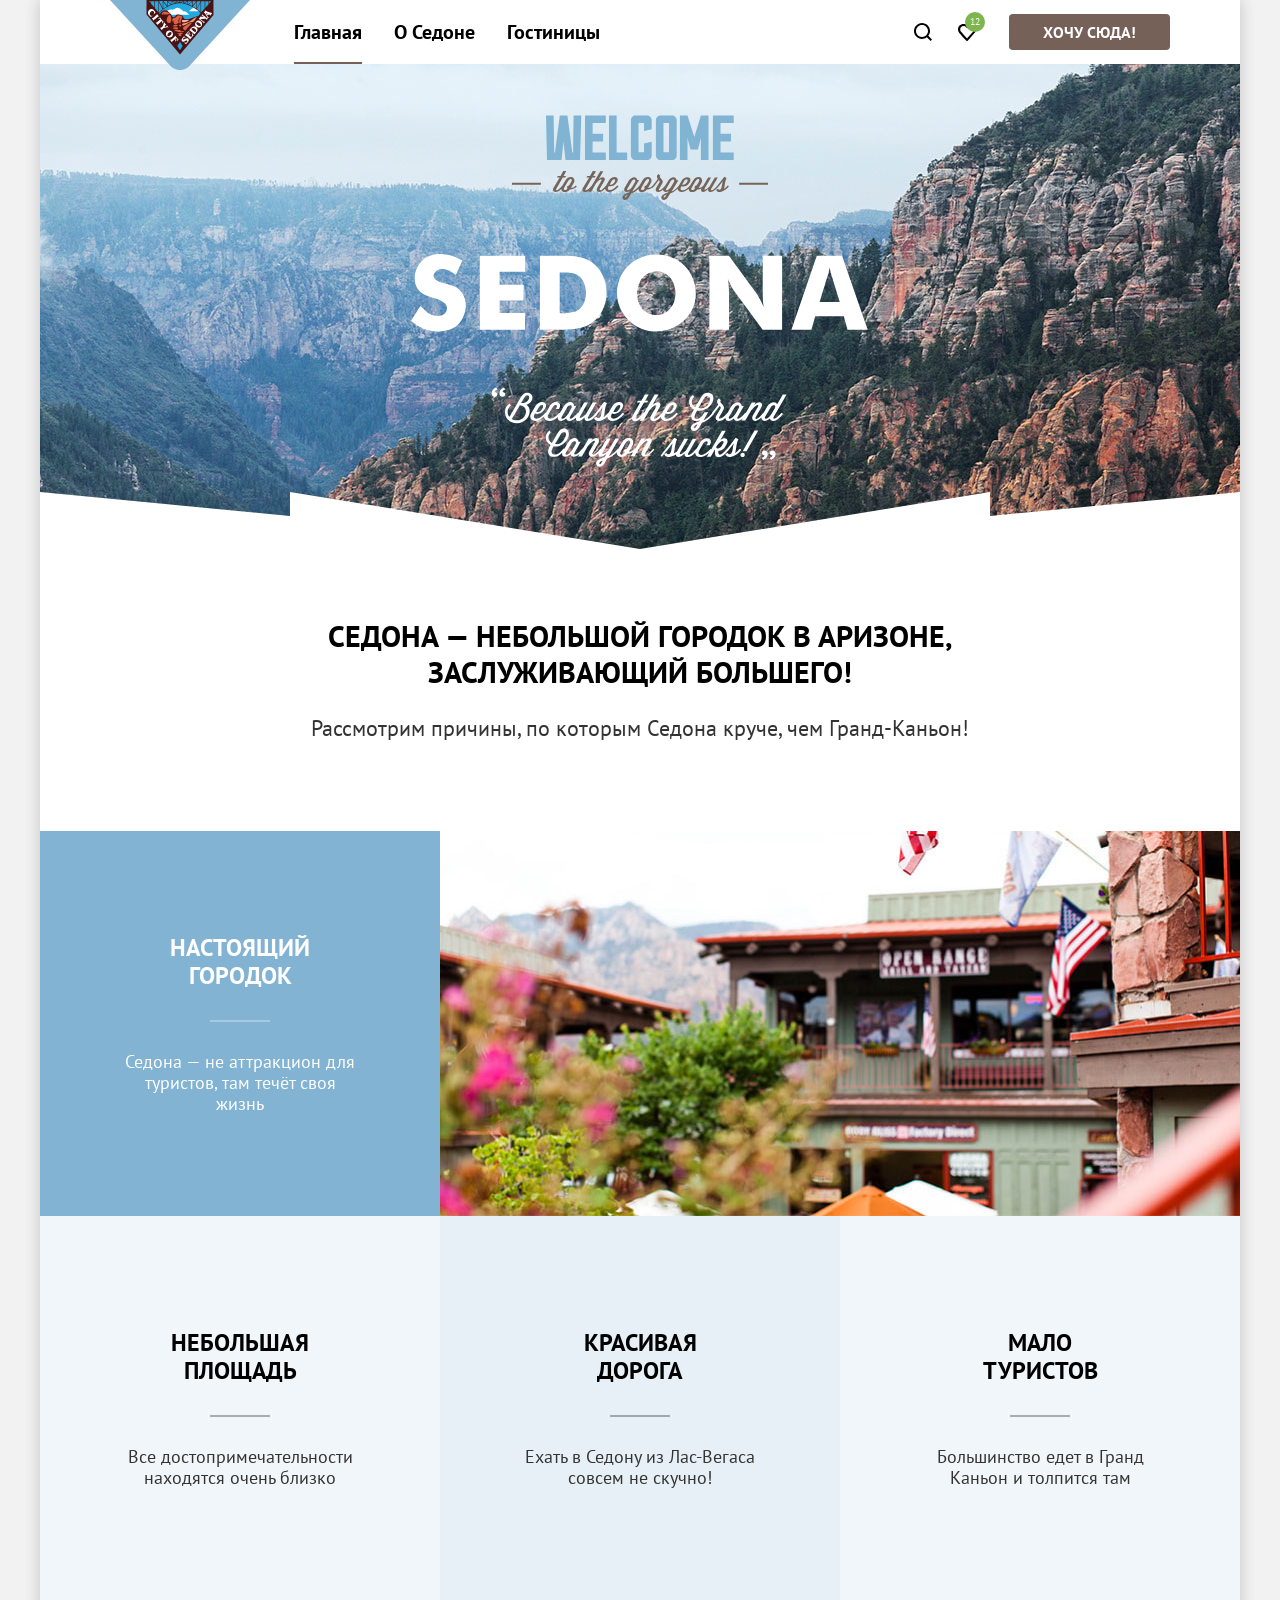
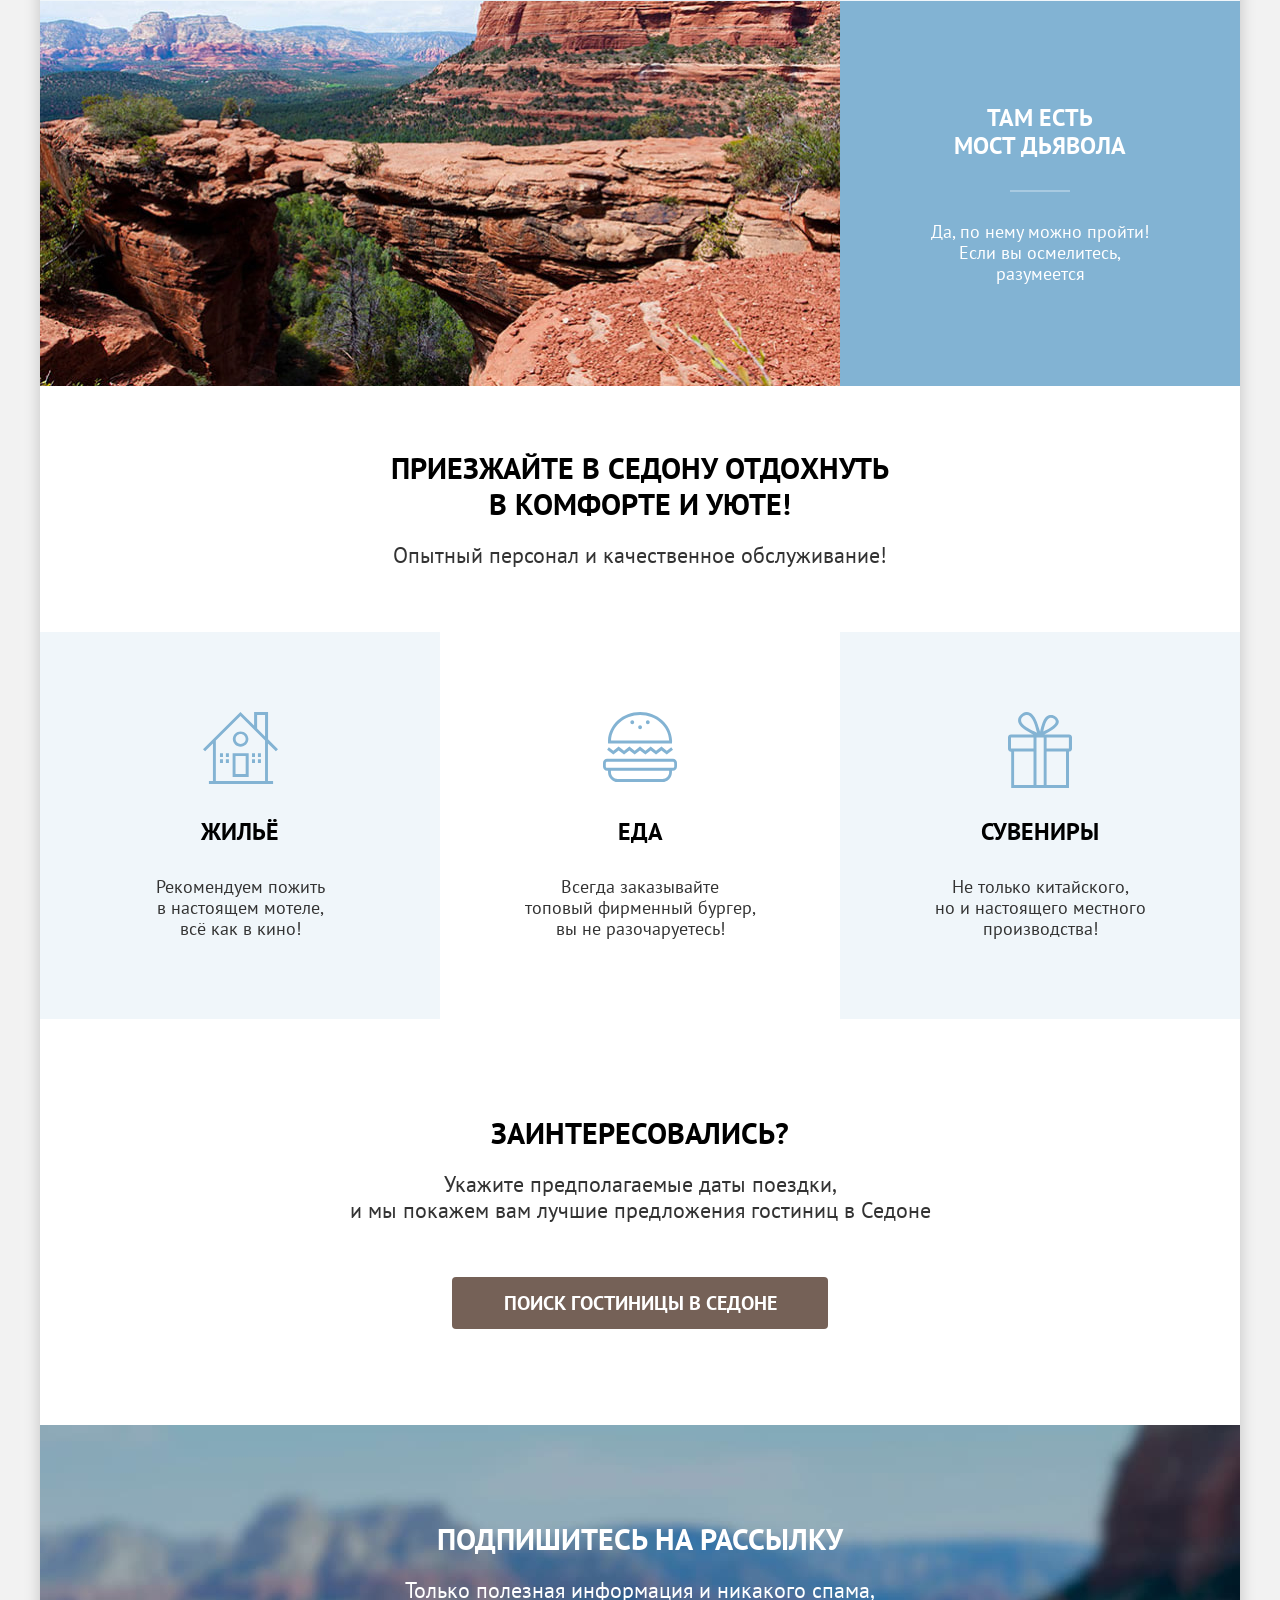
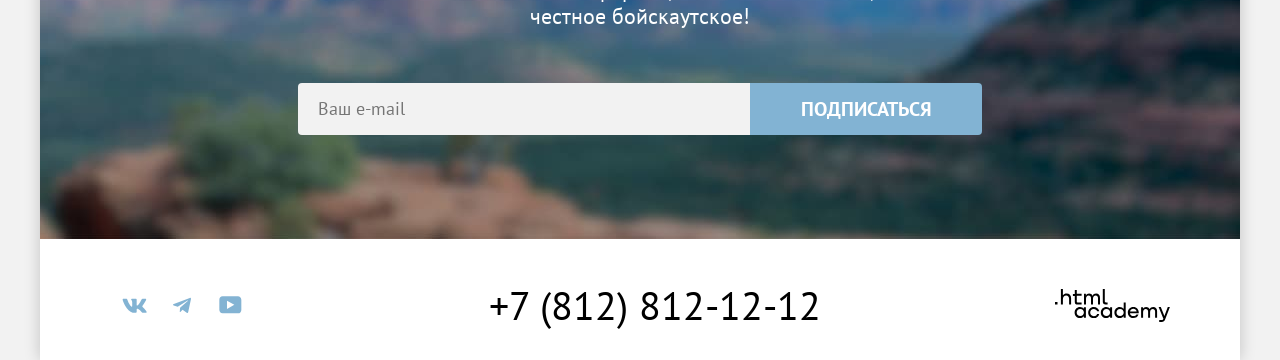
<file: index.html>
<!DOCTYPE html>
<html lang="ru">

  <head>
    <meta charset="utf-8">
    <title>HTML Academy: Седона</title>
    <link rel="icon" href="favicon.ico" sizes="32x32">
    <link rel="stylesheet" href="styles/styles.css">
  </head>

  <body class="page">
    <div class="page-container">
      <header class="page-header" data-test="header">
        <a class="page-header__logo-link" href="index.html" aria-current="page">
          <img class="page-header__logo-img" src="images/logos/sedona.svg" width="140" height="70" alt="Логотип города Седона">
        </a>

        <nav class="navigation navigation-user">
          <ul class="list navigation__list">
            <li class="navigation__item">
              <a class="navigation__link navigation__link--current" href="index.html" aria-current="page">Главная</a>
            </li>
            <li class="navigation__item">
              <a class="navigation__link" href="#">О Седоне</a>
            </li>
            <li class="navigation__item">
              <a class="navigation__link" href="catalog.html">Гостиницы</a>
            </li>
          </ul>

          <ul class="list navigation-user__list">
            <li class="navigation-user__item">
              <a class="navigation-user__link navigation-user__link--search" href="#">
                <span class="visually-hidden">Поиск</span>
              </a>
            </li>
            <li class="navigation-user__item">
              <a class="navigation-user__link navigation-user__link--favorites" href="#">
                <span class="visually-hidden">Гостиниц в избранном</span>
                <span class="likes-counter">12</span>
              </a>
            </li>
            <li class="navigation-user__item navigation-user__item--btn">
              <a class="btn navigation-user__btn" href="#">Хочу сюда!</a>
            </li>
          </ul>
        </nav>
      </header>

      <main class="main-container main-index" data-test="main">
        <section class="hero" data-test="hero">
          <h1 class="visually-hidden">Добро пожаловать в Седону!</h1>
          <img class="hero__welcome-img" src="images/photos/hero-welcome.svg" width="458" height="352" lang="en" alt="Welcome to the gorgeous Sedona because the Grand Canyon sucks!">
        </section>

        <section class="transition-text">
          <h2 class="section-title transition-text__title">Седона — небольшой городок в Аризоне, заслуживающий большего!</h2>
          <p class="section-description transition-text__description">Рассмотрим причины, по которым Седона круче, чем Гранд-Каньон!</p>
        </section>

        <section class="advantages">
          <h2 class="visually-hidden">Преимущества Седоны</h2>
          <ul class="list advantages__list">
            <li class="advantages__item advantages__item--wide">
              <div class="advantages__item-wrapper">
                <h3 class="section-subtitle advantages__title advantages__title--wide">Настоящий городок</h3>
                <p class="section-text section-text--wide advantages__description">Седона — не аттракцион для туристов, там
                  течёт своя жизнь</p>
              </div>
              <img class="advantages__img" src="images/photos/sedona-street.jpg" width="800" height="385" alt="Площадь города Седона с магазинами и кафе">
            </li>
            <li class="advantages__item advantages__item--nopic">
              <h3 class="section-subtitle advantages__title">Небольшая площадь</h3>
              <p class="section-text advantages__description">Все достопримечательности находятся очень близко</p>
            </li>
            <li class="advantages__item advantages__item--nopic">
              <h3 class="section-subtitle advantages__title">Красивая дорога</h3>
              <p class="section-text advantages__description">Ехать в Седону из Лас-Вегаса совсем не скучно!</p>
            </li>
            <li class="advantages__item advantages__item--nopic">
              <h3 class="section-subtitle advantages__title">Мало туристов</h3>
              <p class="section-text advantages__description">Большинство едет в Гранд Каньон и толпится там</p>
            </li>
            <li class="advantages__item advantages__item--wide">
              <img class="advantages__img" src="images/photos/devils-bridge.jpg" width="800" height="385" alt="Мост Дьявола">
              <div class="advantages__item-wrapper">
                <h3 class="section-subtitle advantages__title advantages__title--wide">Там есть мост Дьявола</h3>
                <p class="section-text section-text--wide advantages__description">Да, по нему можно пройти! Если вы
                  осмелитесь, разумеется</p>
              </div>
            </li>
          </ul>
        </section>

        <section class="service" data-test="service">
          <div class="service__wrapper">
            <h2 class="section-title service__wrapper-title">Приезжайте в Седону отдохнуть в комфорте и уюте!</h2>
            <p class="section-description service__wrapper-description">Опытный персонал и качественное обслуживание!</p>
          </div>
          <ul class="list service__list">
            <li class="service__item service__item--housing">
              <h3 class="section-subtitle service__title">Жильё</h3>
              <p class="section-text service__description">Рекомендуем пожить<br> в настоящем мотеле,<br> всё как в кино!</p>
            </li>
            <li class="service__item service__item--food">
              <h3 class="section-subtitle service__title">Еда</h3>
              <p class="section-text service__description">Всегда заказывайте<br> топовый фирменный бургер,<br> вы не разочаруетесь!</p>
            </li>
            <li class="service__item service__item--gifts">
              <h3 class="section-subtitle service__title">Сувениры</h3>
              <p class="section-text service__description">Не только китайского,<br> но и настоящего местного<br> производства!</p>
            </li>
          </ul>
        </section>

        <section class="hotel-search" data-test="search">
          <h2 class="section-title hotel-search__title">Заинтересовались?</h2>
          <p class="section-description hotel-search__description">Укажите предполагаемые даты поездки,<br> и мы покажем вам лучшие предложения гостиниц в Седоне</p>
          <button class="hotel-search__btn btn btn--popup" type="button">Поиск гостиницы в Седоне</button>
        </section>

        <section class="subscription subscription--index" data-test="subscribe">
          <h2 class="section-title subscription__title subscription__title--index">Подпишитесь на рассылку</h2>
          <p class="section-description subscription__description subscription__description--index">Только полезная информация и никакого спама,<br> честное бойскаутское!</p>
          <form class="subscription__form" action="https://echo.htmlacademy.ru/" method="post">
            <label class="visually-hidden" for="email">Введите ваш e-mail</label>
            <input class="subscription__input" type="email" name="email" id="email" placeholder="Ваш e-mail" required>
            <button class="subscription__btn btn" type="submit">Подписаться</button>
          </form>
        </section>
      </main>

      <footer class="page-footer" data-test="footer">
        <div class="page-footer__socials socials">
          <ul class="list socials__list">
            <li class="socials__item">
              <a class="socials__link socials__link--vk" href="https://vk.com/htmlacademy" target="_blank" rel="noopener noreferrer">
                <span class="visually-hidden">Вконтакте</span>
              </a>
            </li>
            <li class="socials__item">
              <a class="socials__link socials__link--telegram" href="https://t.me/htmlacademy" target="_blank" rel="noopener noreferrer">
                <span class="visually-hidden">Телеграм</span>
              </a>
            </li>
            <li class="socials__item">
              <a class="socials__link socials__link--youtube" href="https://www.youtube.com/user/htmlacademyru" target="_blank" rel="noopener noreferrer">
                <span class="visually-hidden">YouTube</span>
              </a>
            </li>
          </ul>
        </div>

        <a class="page-footer__tel-link" href="tel:+78128121212">
          <span class="visually-hidden">Позвоните нам!</span>+7 (812) 812-12-12
        </a>

        <a class="page-footer__academy-link" href="https://htmlacademy.ru/intensive/htmlcss" target="_blank" rel="noopener noreferrer">
          <span class="visually-hidden">Сделано в html academy</span>
          <svg class="page-footer__academy-logo" width="115" height="33" viewBox="0 0 115 33" fill="none" aria-hidden="true" focusable="false">
            <path fill="currentColor" d="M0 12.9v2.6h2.5v-2.6zM11.6 4.5c-1.6 0-2.8.7-3.6 1.7h-.1V0h-2v15.5h2v-5.3c0-2.1 1.3-3.6 3.3-3.6 1.8 0 2.9 1.4 2.9 3.2v5.7h2V9.4c.1-3-1.8-4.9-4.5-4.9M26.6 4.8h-4.8V1.1h-2v3.8h-1.9v2h1.9v6c0 1.7 1 2.7 2.7 2.7h4.1v-2h-3.7c-.7 0-1.1-.4-1.1-1.1V6.8h4.8zM41.1 4.6c-1.6 0-2.9.8-3.5 2.1h-.1c-.6-1.2-1.8-2.1-3.4-2.1-1.4 0-2.5.8-3.1 1.8h-.1V4.8H29v10.6h2V10c0-2 1-3.5 2.6-3.5 1.5 0 2.4 1 2.4 2.6v6.3h2V9.8c0-2.4 1.4-3.3 2.6-3.3 1.5 0 2.4 1 2.4 2.6v6.3h2V8.9c.1-2.5-1.4-4.3-3.9-4.3M47.8 12.7c0 1.7 1 2.7 2.8 2.7h2v-2h-1.7c-.7 0-1.1-.4-1.1-1.1V0h-2zM28.9 19.7c-.9-1.1-2.2-1.8-3.9-1.8-3.1 0-5.4 2.3-5.4 5.6s2.3 5.6 5.4 5.6c1.8 0 3-.8 3.8-1.9h.1v1.6h2V18.2h-2zm-3.6 7.4c-2.2 0-3.6-1.6-3.6-3.6s1.4-3.6 3.6-3.6 3.6 1.6 3.6 3.6c0 1.9-1.4 3.6-3.6 3.6M44.2 22c-.5-2.4-2.6-4.1-5.4-4.1-3.4 0-5.6 2.5-5.6 5.6s2.2 5.6 5.6 5.6c2.8 0 4.9-1.8 5.4-4.2h-2.1c-.4 1.3-1.7 2.3-3.3 2.3-2.2 0-3.6-1.6-3.6-3.6s1.4-3.6 3.6-3.6c1.6 0 2.8 1 3.3 2.2h2.1zM55.1 19.7c-.9-1.1-2.2-1.8-3.9-1.8-3.1 0-5.4 2.3-5.4 5.6s2.3 5.6 5.4 5.6c1.8 0 3-.8 3.8-1.9h.1v1.6h2V18.2h-2zm-3.6 7.4c-2.2 0-3.6-1.6-3.6-3.6s1.4-3.6 3.6-3.6 3.6 1.6 3.6 3.6c0 1.9-1.5 3.6-3.6 3.6M68.7 19.8c-.9-1.1-2.2-1.9-3.9-1.9-3.1 0-5.4 2.3-5.4 5.6s2.2 5.6 5.4 5.6c1.7 0 3-.8 3.8-1.8h.1v1.5h2V13.4h-2zm-3.6 7.3c-2.2 0-3.6-1.6-3.6-3.6s1.4-3.6 3.6-3.6 3.6 1.6 3.6 3.6c-.1 2-1.5 3.6-3.6 3.6M78.3 17.9c-3.3 0-5.5 2.5-5.5 5.6 0 3 2.1 5.6 5.5 5.6 2.5 0 4.5-1.3 5.2-3.6h-2.1c-.5 1-1.6 1.6-3 1.6-1.9 0-3.3-1.3-3.4-2.9h8.8c.2-3.6-2-6.3-5.5-6.3m0 1.9c1.7 0 3 1 3.3 2.6h-6.5c.3-1.5 1.5-2.6 3.2-2.6M98.2 17.9c-1.6 0-2.9.8-3.6 2h-.1c-.6-1.2-1.8-2-3.4-2-1.4 0-2.5.7-3.1 1.8v-1.5h-1.9v10.6h2v-5.4c0-2 1-3.4 2.6-3.5 1.5 0 2.4 1 2.4 2.6v6.3h2v-5.6c0-2.4 1.4-3.3 2.6-3.3 1.5 0 2.4 1 2.4 2.6v6.3h2v-6.5c.1-2.6-1.4-4.4-3.9-4.4M109.4 27l-3.6-8.9h-2.2l4.8 11.6c-.3.9-.7 1.2-1.7 1.2h-2.5v2h2.5c1.8 0 2.8-.8 3.5-2.6l4.7-12.2h-2.1z" />
          </svg>
        </a>
      </footer>
    </div>

    <dialog class="modal" aria-labelledby="modal-title">
      <div class="modal-wrapper">
        <button class="modal__close-btn" type="button">
          <span class="visually-hidden">Закрыть модальное окно</span>
        </button>
        <h2 class="section-title modal-title">Поиск гостиницы в Седоне</h2>
        <form class="modal-form" action="https://echo.htmlacademy.ru" method="post">
          <label class="modal-form__label" for="checkin-date">Дата заезда:</label>
          <input class="modal-form__input checkin-date" type="text" name="checkin-date" id="checkin-date" value="27 апреля 2020" placeholder="Укажите дату заезда" required>
          <span class="modal-form__input-prompt error-text">Мы не можем отправить вас в прошлое.</span>
          <label class="modal-form__label" for="checkout-date">Дата выезда:</label>
          <input class="modal-form__input checkout-date" type="text" name="checkout-date" id="checkout-date" value="1 сентября 2023" placeholder="Укажите дату выезда" required>
          <span class="modal-form__input-prompt">На эти даты есть свободные номера. Пока есть.</span>
          <label class="modal-form__label" for="adults-counter">Взрослые:</label>
          <div class="modal-form__counter-wrapper">
            <button class="modal-form__counter-btn modal-form__counter-btn--minus" type="button">
              <span class="visually-hidden">Меньше</span>
            </button>
            <input class="modal-form__counter-input" type="number" name="adults-counter" id="adults-counter" value="2" placeholder="2" min="1">
            <button class="modal-form__counter-btn modal-form__counter-btn--plus" type="button">
              <span class="visually-hidden">Больше</span>
            </button>
          </div>
          <div class="modal-form__tooltip-wrapper">
            <label class="modal-form__label" for="children-counter">Дети:</label>
            <div class="modal-form__tooltip tooltip">
              <button class="tooltip__toggle" type="button" aria-describedby="tooltip-text" aria-expanded="false">
                <span class="visually-hidden">Открыть всплывающую подсказку</span>
              </button>
              <span class="tooltip__text" role="tooltip" id="tooltip-text">Укажите количество детей, которые будут с вами, возраст которых от 6 до 18 лет. Дети до 6 лет размещаются бесплатно.</span>
            </div>
          </div>
          <div class="modal-form__counter-wrapper">
            <button class="modal-form__counter-btn modal-form__counter-btn--minus" type="button">
              <span class="visually-hidden">Меньше</span>
            </button>
            <input class="modal-form__counter-input" type="number" name="children-counter" id="children-counter" value="2" placeholder="2" min="0">
            <button class="modal-form__counter-btn modal-form__counter-btn--plus" type="button">
              <span class="visually-hidden">Больше</span>
            </button>
          </div>
          <button class="btn btn--secondary modal-form__submit-btn" type="submit">Найти</button>
        </form>
      </div>
    </dialog>
    <script src="main.js"></script>
  </body>

</html>
</file>
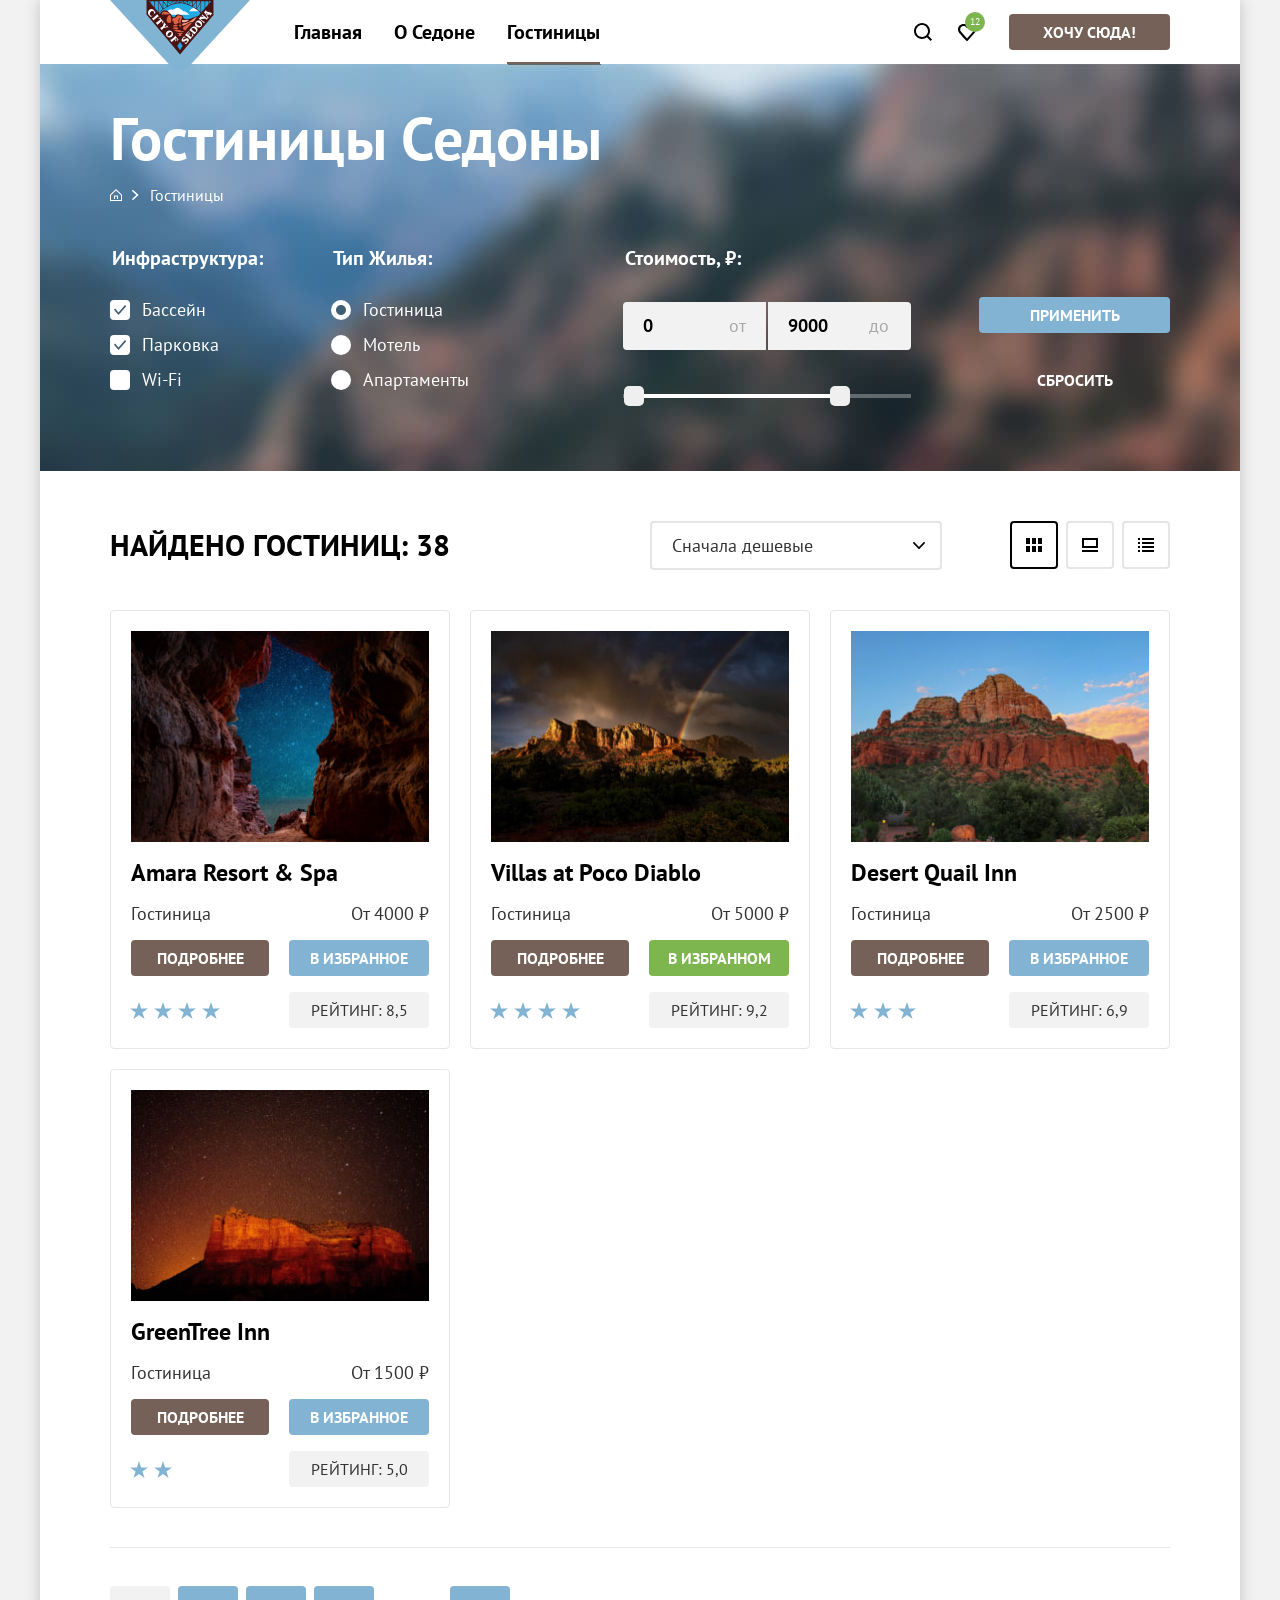
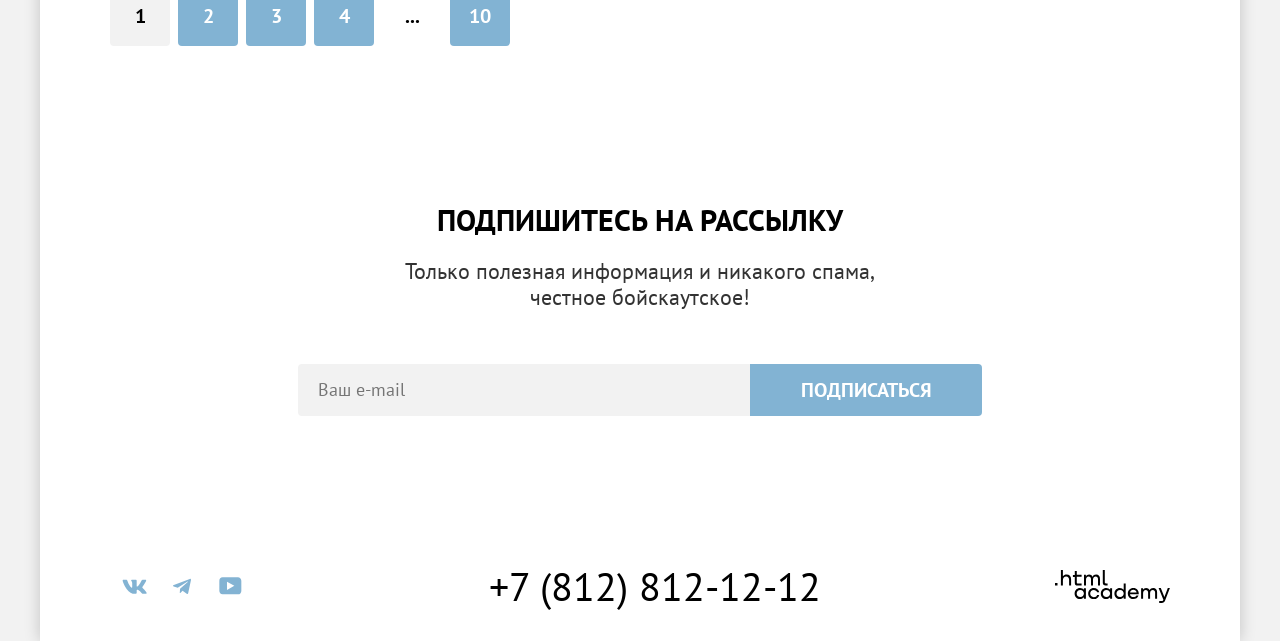
<file: catalog.html>
<!DOCTYPE html>
<html lang="ru">

  <head>
    <meta charset="utf-8">
    <title>Каталог гостиниц</title>
    <link rel="icon" href="favicon.ico" sizes="32x32">
    <link rel="stylesheet" href="styles/styles.css">
  </head>

  <body class="page">
    <div class="page-container">
      <header class="page-header" data-test="header">
        <a class="page-header__logo-link" href="index.html">
          <img class="page-header__logo-img" src="images/logos/sedona.svg" width="140" height="70" alt="Логотип города Седона">
        </a>

        <nav class="navigation navigation-user">
          <ul class="list navigation__list">
            <li class="navigation__item">
              <a class="navigation__link" href="index.html">Главная</a>
            </li>
            <li class="navigation__item">
              <a class="navigation__link" href="#">О Седоне</a>
            </li>
            <li class="navigation__item">
              <a class="navigation__link navigation__link--current" href="catalog.html" aria-current="page">Гостиницы</a>
            </li>
          </ul>

          <ul class="list navigation-user__list">
            <li class="navigation-user__item">
              <a class="navigation-user__link navigation-user__link--search" href="#">
                <span class="visually-hidden">Поиск</span>
              </a>
            </li>
            <li class="navigation-user__item">
              <a class="navigation-user__link navigation-user__link--favorites" href="#">
                <span class="visually-hidden">Гостиниц в избранном</span>
                <span class="likes-counter">12</span>
              </a>
            </li>
            <li class="navigation-user__item navigation-user__item--btn">
              <a class="btn navigation-user__btn" href="#">Хочу сюда!</a>
            </li>
          </ul>
        </nav>
      </header>

      <main class="main-container main-inner" data-test="main">
        <section class="hotels-filter" data-test="filter">
          <header class="inner-header">
            <h1 class="inner-header__title">Гостиницы Седоны</h1>
            <nav class="inner-header__nav breadcrumbs">
              <ol class="list breadcrumbs__list">
                <li class="breadcrumbs__item">
                  <a class="breadcrumbs__link breadcrumbs__link--home" href="index.html">
                    <span class="visually-hidden">Главная</span>
                  </a>
                </li>
                <li class="breadcrumbs__item">
                  <a class="breadcrumbs__link breadcrumbs__link--catalog" aria-current="page">Гостиницы
                  </a>
                </li>
              </ol>
            </nav>
          </header>

          <h2 class="visually-hidden">Фильтр гостиниц</h2>
          <form class="filter-form filter" action="https://echo.htmlacademy.ru" method="get">
            <fieldset class="filter-group amenities">
              <legend class="filter-group__title">Инфраструктура:</legend>
              <ul class="list filter-group__list">
                <li class="filter-group__item">
                  <input class="filter-group__checkbox" type="checkbox" name="pool" id="pool" checked>
                  <label class="filter-group__label" for="pool">Бассейн</label>
                </li>
                <li class="filter-group__item">
                  <input class="filter-group__checkbox" type="checkbox" name="parking" id="parking" checked>
                  <label class="filter-group__label" for="parking">Парковка</label>
                </li>
                <li class="filter-group__item">
                  <input class="filter-group__checkbox" type="checkbox" name="wi-fi" id="wi-fi">
                  <label class="filter-group__label" for="wi-fi">Wi-Fi</label>
                </li>
              </ul>
            </fieldset>
            <fieldset class="filter-group filter-group--housing">
              <legend class="filter-group__title">Тип Жилья:</legend>
              <ul class="list filter-group__list">
                <li class="filter-group__item">
                  <input class="filter-group__radio" type="radio" name="housing-type" id="hotel" value="hotel" checked>
                  <label class="filter-group__label" for="hotel">Гостиница</label>
                </li>
                <li class="filter-group__item">
                  <input class="filter-group__radio" type="radio" name="housing-type" id="motel" value="motel">
                  <label class="filter-group__label" for="motel">Мотель</label>
                </li>
                <li class="filter-group__item">
                  <input class="filter-group__radio" type="radio" name="housing-type" id="apartment" value="apartment">
                  <label class="filter-group__label" for="apartment">Апартаменты</label>
                </li>
              </ul>
            </fieldset>
            <fieldset class="filter-group filter-group--price">
              <legend class="filter-group__title">Стоимость, ₽:</legend>
              <div class="filter-group__control price-control">
                <div class="price-control__from price-control__field">
                  <label class="price-control__label" for="min-price">От</label>
                  <input class="price-control__input" type="number" name="min-price" id="min-price" placeholder="0" value="0">
                </div>
                <div class="price-control__to price-control__field">
                  <label class="price-control__label" for="max-price">До</label>
                  <input class="price-control__input" type="number" name="max-price" id="max-price" placeholder="9000" value="9000">
                </div>
              </div>
              <div class="filter-group__slider slider">
                <div class="slider__range"></div>
                <button class="slider__thumb slider__thumb--min" type="button" role="slider" aria-valuemin="0" aria-valuemax="10000" aria-valuenow="0" aria-label="Минимальная цена"></button>
                <button class="slider__thumb slider__thumb--max" type="button" role="slider" aria-valuemin="0" aria-valuemax="10000" aria-valuenow="9000" aria-label="Максимальная цена"></button>
              </div>
            </fieldset>
            <div class="filter__btns">
              <button class="btn btn--secondary" type="submit">Применить</button>
              <button class="btn btn--tertiary" type="reset">Сбросить</button>
            </div>
          </form>
        </section>

        <section class="catalog" data-test="catalog">
          <div class="catalog__sort sort">
            <h2 class="section-title sort__title">Найдено гостиниц:
              <span class="sort__title-number">38</span>
            </h2>
            <select class="sort__select" name="price-select" id="price-select" aria-label="Сортировка">
              <option class="sort__option" value="min-to-max" selected>Сначала дешевые</option>
              <option class="sort__option" value="max-to-min">Сначала дорогие</option>
              <option class="sort__option" value="popular">По популярности</option>
            </select>
            <ul class="list sort__view-list">
              <li class="sort__view-item">
                <a class="sort__view-link sort__view-link--tile sort__view-link--active" href="catalog.html?view=tile" aria-current="page">
                  <span class="visually-hidden">Плитками</span>
                </a>
              </li>
              <li class="sort__view-item">
                <a class="sort__view-link sort__view-link--card" href="catalog.html?view=card">
                  <span class="visually-hidden">По одной</span>
                </a>
              </li>
              <li class="sort__view-item">
                <a class="sort__view-link sort__view-link--list" href="catalog.html?view=list">
                  <span class="visually-hidden">Списком</span>
                </a>
              </li>
            </ul>
          </div>

          <ul class="list catalog__list">
            <li class="catalog__item card">
              <a class="card__image-link" href="#" tabindex="-1">
                <img class="card__image" src="images/photos/amara-resort-and-spa.jpg" width="300" height="212" alt="Вид на звездное небо из каньона">
              </a>
              <a class="card__title-link" href="#">
                <h3 class="section-subtitle card__title">Amara Resort & Spa</h3>
              </a>
              <p class="card__housing-type">Гостиница</p>
              <p class="card__price">От 4000 ₽</p>
              <a class="btn btn--more" href="#">Подробнее</a>
              <button class="btn btn--secondary" type="button">В избранное</button>
              <p class="card__stars four-stars">
                <span class="visually-hidden">4 звезды</span>
              </p>
              <p class="card__rating btn">Рейтинг:
                <span class="card__rating-value">8,5</span>
              </p>

            </li>
            <li class="catalog__item card">
              <a class="card__image-link" href="#" tabindex="-1">
                <img class="card__image" src="images/photos/villas-at-poco-diablo.jpg" width="300" height="212" alt="Вид на каньон на фоне грозовой тучи и радуги">
              </a>
              <a class="card__title-link" href="#">
                <h3 class="section-subtitle card__title">Villas at Poco Diablo</h3>
              </a>
              <p class="card__housing-type">Гостиница</p>
              <p class="card__price">От 5000 ₽</p>
              <a class="btn btn--more" href="#">Подробнее</a>
              <button class="btn btn--fourth" type="button">В избранном</button>
              <p class="card__stars four-stars">
                <span class="visually-hidden">4 звезды</span>
              </p>
              <p class="card__rating btn">Рейтинг:
                <span class="card__rating-value">9,2</span>
              </p>

            </li>
            <li class="catalog__item card">
              <a class="card__image-link" href="#" tabindex="-1">
                <img class="card__image" src="images/photos/desert-quail-inn.jpg" width="300" height="212" alt="Вид на каньон на закате">
              </a>
              <a class="card__title-link" href="#">
                <h3 class="section-subtitle card__title">Desert Quail Inn</h3>
              </a>
              <p class="card__housing-type">Гостиница</p>
              <p class="card__price">От 2500 ₽</p>
              <a class="btn btn--more" href="#">Подробнее</a>
              <button class="btn btn--secondary" type="button">В избранное</button>
              <p class="card__stars three-stars">
                <span class="visually-hidden">3 звезды</span>
              </p>
              <p class="card__rating btn">Рейтинг:
                <span class="card__rating-value">6,9</span>
              </p>

            </li>
            <li class="catalog__item card">
              <a class="card__image-link" href="#" tabindex="-1">
                <img class="card__image" src="images/photos/greentree-inn.jpg" width="300" height="212" alt="Вид на каньон на фоне звездного неба">
              </a>
              <a class="card__title-link" href="#">
                <h3 class="section-subtitle card__title">GreenTree Inn</h3>
              </a>
              <p class="card__housing-type">Гостиница</p>
              <p class="card__price">От 1500 ₽</p>
              <a class="btn btn--more" href="#">Подробнее</a>
              <button class="btn btn--secondary" type="button">В избранное</button>
              <p class="card__stars two-stars">
                <span class="visually-hidden">2 звезды</span>
              </p>
              <p class="card__rating btn">Рейтинг:
                <span class="card__rating-value">5,0</span>
              </p>
            </li>
          </ul>

          <nav class="pagination" aria-label="Пагинация">
            <ul class="list pagination__list">
              <li class="pagination__item">
                <a class="pagination__link pagination__link--current">1</a>
              </li>
              <li class="pagination__item">
                <a class="pagination__link" href="#">2</a>
              </li>
              <li class="pagination__item">
                <a class="pagination__link" href="#">3</a>
              </li>
              <li class="pagination__item">
                <a class="pagination__link" href="#">4</a>
              </li>
              <li class="pagination__item">
                <a class="pagination__link pagination__link--dots" href="#">...</a>
              </li>
              <li class="pagination__item">
                <a class="pagination__link" href="#">10</a>
              </li>
            </ul>
          </nav>
        </section>

        <section class=" subscription" data-test="subscribe">
          <h2 class="section-title subscription__title subscription__title--inner">Подпишитесь на рассылку</h2>
          <p class="section-description subscription__description subscription__description--inner">Только полезная информация и никакого спама,<br> честное бойскаутское!</p>
          <form class="subscription__form" action="https://echo.htmlacademy.ru/" method="post">
            <label class="visually-hidden" for="email">Введите ваш e-mail</label>
            <input class="subscription__input" type="email" name="email" id="email" placeholder="Ваш e-mail" required>
            <button class="subscription__btn btn btn--secondary" type="submit">Подписаться</button>
          </form>
        </section>
      </main>

      <footer class="page-footer" data-test="footer">
        <div class="page-footer__socials socials">
          <ul class="list socials__list">
            <li class="socials__item">
              <a class="socials__link socials__link--vk" href="https://vk.com/htmlacademy" target="_blank" rel="noopener noreferrer">
                <span class="visually-hidden">Вконтакте</span>
              </a>
            </li>
            <li class="socials__item">
              <a class="socials__link socials__link--telegram" href="https://t.me/htmlacademy" target="_blank" rel="noopener noreferrer">
                <span class="visually-hidden">Телеграм</span>
              </a>
            </li>
            <li class="socials__item">
              <a class="socials__link socials__link--youtube" href="https://www.youtube.com/user/htmlacademyru" target="_blank" rel="noopener noreferrer">
                <span class="visually-hidden">YouTube</span>
              </a>
            </li>
          </ul>
        </div>

        <a class="page-footer__tel-link" href="tel:+78128121212">
          <span class="visually-hidden">Позвоните нам!</span>+7 (812) 812-12-12
        </a>

        <a class="page-footer__academy-link" href="https://htmlacademy.ru/intensive/htmlcss" target="_blank" rel="noopener noreferrer">
          <span class="visually-hidden">Сделано в html academy</span>
          <svg class="page-footer__academy-logo" width="115" height="33" viewBox="0 0 115 33" fill="none" aria-hidden="true" focusable="false">
            <path fill="currentColor" d="M0 12.9v2.6h2.5v-2.6zM11.6 4.5c-1.6 0-2.8.7-3.6 1.7h-.1V0h-2v15.5h2v-5.3c0-2.1 1.3-3.6 3.3-3.6 1.8 0 2.9 1.4 2.9 3.2v5.7h2V9.4c.1-3-1.8-4.9-4.5-4.9M26.6 4.8h-4.8V1.1h-2v3.8h-1.9v2h1.9v6c0 1.7 1 2.7 2.7 2.7h4.1v-2h-3.7c-.7 0-1.1-.4-1.1-1.1V6.8h4.8zM41.1 4.6c-1.6 0-2.9.8-3.5 2.1h-.1c-.6-1.2-1.8-2.1-3.4-2.1-1.4 0-2.5.8-3.1 1.8h-.1V4.8H29v10.6h2V10c0-2 1-3.5 2.6-3.5 1.5 0 2.4 1 2.4 2.6v6.3h2V9.8c0-2.4 1.4-3.3 2.6-3.3 1.5 0 2.4 1 2.4 2.6v6.3h2V8.9c.1-2.5-1.4-4.3-3.9-4.3M47.8 12.7c0 1.7 1 2.7 2.8 2.7h2v-2h-1.7c-.7 0-1.1-.4-1.1-1.1V0h-2zM28.9 19.7c-.9-1.1-2.2-1.8-3.9-1.8-3.1 0-5.4 2.3-5.4 5.6s2.3 5.6 5.4 5.6c1.8 0 3-.8 3.8-1.9h.1v1.6h2V18.2h-2zm-3.6 7.4c-2.2 0-3.6-1.6-3.6-3.6s1.4-3.6 3.6-3.6 3.6 1.6 3.6 3.6c0 1.9-1.4 3.6-3.6 3.6M44.2 22c-.5-2.4-2.6-4.1-5.4-4.1-3.4 0-5.6 2.5-5.6 5.6s2.2 5.6 5.6 5.6c2.8 0 4.9-1.8 5.4-4.2h-2.1c-.4 1.3-1.7 2.3-3.3 2.3-2.2 0-3.6-1.6-3.6-3.6s1.4-3.6 3.6-3.6c1.6 0 2.8 1 3.3 2.2h2.1zM55.1 19.7c-.9-1.1-2.2-1.8-3.9-1.8-3.1 0-5.4 2.3-5.4 5.6s2.3 5.6 5.4 5.6c1.8 0 3-.8 3.8-1.9h.1v1.6h2V18.2h-2zm-3.6 7.4c-2.2 0-3.6-1.6-3.6-3.6s1.4-3.6 3.6-3.6 3.6 1.6 3.6 3.6c0 1.9-1.5 3.6-3.6 3.6M68.7 19.8c-.9-1.1-2.2-1.9-3.9-1.9-3.1 0-5.4 2.3-5.4 5.6s2.2 5.6 5.4 5.6c1.7 0 3-.8 3.8-1.8h.1v1.5h2V13.4h-2zm-3.6 7.3c-2.2 0-3.6-1.6-3.6-3.6s1.4-3.6 3.6-3.6 3.6 1.6 3.6 3.6c-.1 2-1.5 3.6-3.6 3.6M78.3 17.9c-3.3 0-5.5 2.5-5.5 5.6 0 3 2.1 5.6 5.5 5.6 2.5 0 4.5-1.3 5.2-3.6h-2.1c-.5 1-1.6 1.6-3 1.6-1.9 0-3.3-1.3-3.4-2.9h8.8c.2-3.6-2-6.3-5.5-6.3m0 1.9c1.7 0 3 1 3.3 2.6h-6.5c.3-1.5 1.5-2.6 3.2-2.6M98.2 17.9c-1.6 0-2.9.8-3.6 2h-.1c-.6-1.2-1.8-2-3.4-2-1.4 0-2.5.7-3.1 1.8v-1.5h-1.9v10.6h2v-5.4c0-2 1-3.4 2.6-3.5 1.5 0 2.4 1 2.4 2.6v6.3h2v-5.6c0-2.4 1.4-3.3 2.6-3.3 1.5 0 2.4 1 2.4 2.6v6.3h2v-6.5c.1-2.6-1.4-4.4-3.9-4.4M109.4 27l-3.6-8.9h-2.2l4.8 11.6c-.3.9-.7 1.2-1.7 1.2h-2.5v2h2.5c1.8 0 2.8-.8 3.5-2.6l4.7-12.2h-2.1z" />
          </svg>
        </a>
      </footer>
    </div>
  </body>

</html>
</file>
<file: styles/styles.css>
@font-face {
  font-family: "PT Sans";
  src: url("../fonts/ptsans-400.woff2") format("woff2");
  font-style: normal;
  font-weight: 400;
  font-display: swap;
}

@font-face {
  font-family: "PT Sans";
  src: url("../fonts/ptsans-700.woff2") format("woff2");
  font-style: normal;
  font-weight: 700;
  font-display: swap;
}

:root {
  --font-family: "PT Sans";
  --texts-second: #333333;
  --texts-error: #ff5757;
  --texts-hover: #756157;
  --texts-active: rgba(117, 97, 87, 0.3);
  --texts-texts-basic: #000000;
  --texts-background-default: #ffffff;
  --texts-background-small: rgba(255, 255, 255, 0.3);
  --texts-background-hover: rgba(255, 255, 255, 0.6);
  --texts-background-active: rgba(255, 255, 255, 0.3);
  --buttons-basic: #756157;
  --buttons-second: #82b3d3;
  --buttons-select: #7db54f;
  --buttons-disabled: #e5e5e5;
  --buttons-brown-hover: #615048;
  --buttons-blue-hover: #68a2ca;
  --buttons-green-hover: #6c9e42;
  --background-basic-1: #ffffff;
  --background-basic-2: rgba(0, 0, 0, 0.3);
  --background-basic-3: #82b3d3;
  --background-second-1: rgba(131, 179, 211, 0.12);
  --background-second-2: rgba(131, 179, 211, 0.2);
  --icons-basic: #000000;
  --icons-second: #83b3d3;
  --icons-text: #7db54f;
  --icons-hover: #756157;
  --icons-active: rgba(117, 97, 87, 0.3);
  --icons-second-hover: #68a2ca;
  --icons-second-active: rgba(104, 162, 202, 0.3);
  --forms-inputs: #3f5e72;
  --forms-elements-1: #e5e5e5;
  --forms-elements-2: #f2f2f2;
}

*,
*::before,
*::after {
  box-sizing: border-box;
}

img {
  max-width: 100%;
  height: auto;
  object-fit: contain;
}

.page {
  width: 1200px;
  margin: 0 auto;
  font-family: var(--font-family), "Arial", sans-serif;
  font-weight: 400;
  font-size: 22px;
  line-height: 26px;
  color: var(--texts-texts-basic);
  background-color: var(--forms-elements-2);
}

.visually-hidden {
  position: absolute;
  width: 1px;
  height: 1px;
  padding: 0;
  margin: -1px;
  overflow: hidden;
  clip: rect(0, 0, 0, 0);
  border: 0;
}

.page-container {
  display: flex;
  flex-direction: column;
  min-height: 100vh;
  box-shadow: 0 0 15px 0 rgba(0, 0, 0, 0.2);
  background: var(--texts-background-default);
}

.main-container {
  flex-grow: 1;
}

.btn {
  border-radius: 4px;
  padding: 8px 34px;
  font-family: var(--font-family), "Arial", sans-serif;
  font-weight: 700;
  font-size: 16px;
  line-height: 20px;
  text-transform: uppercase;
  text-decoration: none;
  border: none;
  cursor: pointer;

  color: var(--texts-background-default);
  background-color: var(--texts-hover);
}

.btn--popup,
.subscription__btn {
  font-size: 20px;
  line-height: 36px;
}

.btn--popup {
  min-width: 376px;
}

.subscription__btn {
  min-width: 232px;
  border-radius: 0 4px 4px 0;
}

.subscription__btn,
.btn--secondary {
  background-color: var(--buttons-second);
}

.btn--tertiary {
  background-color: transparent;
}

.btn--fourth {
  background-color: var(--buttons-select);
}

.card__rating {
  background-color: var(--forms-elements-2);
  font-weight: 400;
  color: var(--texts-second);
}

.list {
  margin: 0;
  padding: 0;
  list-style: none;
}

.page-header {
  padding: 0 70px;
  display: flex;
}

.page-header__logo-link {
  margin-right: 28px;
  margin-bottom: -6px;
  z-index: 1;
  flex-shrink: 0;
}

.page-header__logo-img {
  display: block;
}

.navigation {
  display: flex;
  flex-grow: 1;
  flex-wrap: wrap;
}

.navigation__list {
  display: flex;
  flex-wrap: wrap;
  max-width: 550px;
}

.navigation__link {
  display: block;
  font-weight: 700;
  font-size: 20px;
  line-height: 24px;
  color: var(--texts-texts-basic);
  text-transform: capitalize;
  text-decoration: none;
  padding: 20px 16px;
  position: relative;
}

.navigation__link--current::after {
  content: "";
  display: block;
  height: 2px;
  background-color: var(--icons-hover);
  left: 16px;
  right: 16px;
  position: absolute;
  bottom: 0;
}

.navigation-user__list {
  margin-left: auto;
  display: flex;
  flex-wrap: wrap;
  align-items: center;
}

.navigation-user__item--btn {
  margin-top: -5px;
}

.navigation-user__link {
  display: block;
  text-decoration: none;
  min-width: 44px;
  min-height: 64px;
  padding: 22px 12px;

  background-repeat: no-repeat;
  background-position: center;
}

.navigation-user__link--search {
  background-image: url("../images/icons/search.svg");
}

.navigation-user__link--favorites {
  background-image: url("../images/icons/favorite.svg");
  position: relative;
}

.likes-counter {
  font-size: 10px;
  line-height: 10px;
  color: var(--texts-background-default);
  background-color: var(--buttons-select);
  border-radius: 100vh;
  padding: 5px;

  position: absolute;
  left: 45%;
  top: 12px;
}

.navigation-user__item .btn {
  margin-left: 20px;
}

.transition-text {
  padding: 69px 0 90px;
  max-width: 795px;
  margin: 0 auto;
}

.section-title,
.section-description,
.section-subtitle,
.section-text,
.inner-header__title {
  margin: 0;
}

.transition-text__title {
  margin-bottom: 25px;
}

.hero {
  background-image: url("../images/backgrounds/hero-divider.svg"), url("../images/backgrounds/hero.jpg");
  background-repeat: no-repeat, no-repeat;
  background-position: left bottom, left top;
  background-size: 100% auto, cover;
  background-color: #5f9ea0;

  padding: 51px 0 77px;
  text-align: center;
}

.section-title {
  font-size: 30px;
  line-height: 36px;
  text-align: center;
  text-transform: uppercase;
}

.section-description {
  text-align: center;
  color: var(--texts-second);
}

.section-subtitle {
  font-size: 24px;
  line-height: 28px;
  text-align: center;
  text-transform: uppercase;
}

.advantages__list {
  display: grid;
  grid-template-columns: repeat(3, 1fr);
  grid-template-rows: repeat(3, auto);
}

.advantages__item:not(.advantages__item--wide) {
  display: flex;
  flex-direction: column;
  justify-content: center;
  align-items: center;
  min-height: 385px;
  padding: 60px 85px;
}

.advantages__item--wide {
  grid-column: 1 / -1;
  display: grid;
  grid-template-columns: repeat(3, 1fr);
  color: var(--texts-background-default);
  background-color: var(--buttons-second);
}

.advantages__item-wrapper {
  grid-column: span 1;
  display: flex;
  flex-direction: column;
  justify-content: center;
  align-items: center;
  padding: 0 40px;
  text-align: center;
  color: var(--texts-background-default);
  background-color: var(--buttons-second);
}

.advantages__item--wide .advantages__img {
  grid-column: span 2;
  width: 100%;
  height: 100%;
  object-fit: cover;
}

.advantages__title {
  margin-bottom: 29px;
  max-width: 175px;
}

.advantages__title--wide {
  max-width: 172px;
}

.advantages__title::after {
  content: "";
  width: 60px;
  height: 2px;
  margin: 30px auto 0;
  display: block;
  background-color: var(--background-basic-2);
}

.advantages__item--wide .advantages__title::after {
  background-color: var(--texts-background-small);
}

.advantages__item:not(.advantages__item--wide):nth-child(even) {
  background-color: var(--background-second-1);
}

.advantages__item:not(.advantages__item--wide):nth-child(odd) {
  background-color: var(--background-second-2);
}

.advantages__img {
  display: block;
}

.service__wrapper {
  margin: 0 auto;
  padding: 64px 0;
  max-width: 500px;
}

.service__wrapper-title {
  margin-bottom: 20px;
}

.service__title {
  margin-bottom: 30px;
}

.service__list {
  display: grid;
  grid-template-columns: repeat(3, 1fr);
}

.service__item {
  padding: 186px 40px 80px;
  min-height: 385px;
  display: flex;
  flex-direction: column;
  justify-content: end;
  overflow-wrap: break-word;
  background-repeat: no-repeat;
  background-position: center 80px;
}

.service__item--housing {
  background-image: url("../images/icons/advantages-housing.svg");
}

.service__item--food {
  background-image: url("../images/icons/advantages-food.svg");
}

.service__item--gifts {
  background-image: url("../images/icons/advantages-gifts.svg");
}

.service__item:nth-child(odd) {
  background-color: var(--background-second-1);
}

.service__item:nth-child(even) {
  background-color: var(--texts-background-default);
}

.hotel-search {
  padding: 96px 304px;
  text-align: center;
}

.hotel-search__title {
  margin-bottom: 20px;
}

.hotel-search__description {
  margin-bottom: 54px;
}

.section-text {
  font-size: 18px;
  line-height: 21px;
  text-align: center;
  color: var(--texts-second);
}

.section-text--wide {
  color: var(--texts-background-default);
  max-width: 240px;
}

.subscription {
  padding: 96px 258px 104px;
  text-align: center;
}

.subscription__form {
  display: flex;
  justify-content: center;
}

.subscription--index {
  background-image: url("../images/backgrounds/subscribe.jpg");
  background-repeat: no-repeat;
  background-size: cover;
  background-color: #5f9ea0;
}

.subscription__title--index,
.subscription__description--index {
  color: var(--texts-background-default);
}

.subscription__title {
  margin-bottom: 20px;
}

.subscription__description {
  margin-bottom: 54px;
}

.subscription__input {
  font-size: 18px;
  line-height: 24px;
  width: 452px;
  background-color: var(--forms-elements-2);
  border: none;
  border-radius: 4px 0 0 4px;
  padding: 14px 20px;
  font-family: inherit;
}

.subscription__input:not(:disabled):hover,
.modal-form__input:not(:disabled):hover,
.modal-form__counter-input:not(:disabled):hover,
.price-control__input:not(:disabled):hover,
.subscription__input:not(:disabled):focus-visible,
.price-control__input:not(:disabled):focus-visible {
  background-color: #e6e6e6;
}

.page-footer {
  padding: 46px 70px 35px;
  display: flex;
  justify-content: space-between;
  align-items: center;
}

.socials__list {
  display: flex;
  flex-wrap: wrap;
  max-width: 250px;
}

.socials__link::after {
  content: "";
  display: block;
  width: 48px;
  height: 40px;
  mask-position: center center;
  mask-repeat: no-repeat;
  background-color: var(--icons-second);
}

.socials__link:hover::after,
.socials__link:focus-visible::after {
  background-color: var(--buttons-blue-hover);
}

.socials__link:active::after {
  background-color: var(--icons-second-active);
}

.socials__link--vk::after {
  mask-image: url("../images/icons/vk.svg");
}

.socials__link--telegram::after {
  mask-image: url("../images/icons/telegram.svg");
}

.socials__link--youtube::after {
  mask-image: url("../images/icons/youtube.svg");
}

.page-footer__tel-link {
  font-size: 40px;
  line-height: 40px;
  text-align: center;
  text-transform: uppercase;
  text-decoration: none;
  color: var(--texts-texts-basic);
}

.page-footer__tel-link:hover,
.page-footer__tel-link:focus-visible {
  color: var(--texts-hover);
}

.page-footer__tel-link:active {
  color: var(--texts-active);
}

.page-footer__academy-link {
  color: var(--texts-texts-basic);
}

.page-footer__academy-logo {
  display: block;
}

.page-footer__academy-link:hover,
.page-footer__academy-link:focus-visible {
  color: var(--texts-hover);
}

.page-footer__academy-link:active {
  color: var(--texts-active);
}

.hotels-filter {
  background-color: #5f9ea0;
  background-image: url("../images/backgrounds/filter.jpg");
  background-repeat: no-repeat;
  background-size: cover;
  background-position: left top;

  padding: 35px 70px 73px;
}

.inner-header {
  margin-bottom: 40px;
}

.inner-header__title {
  font-size: 60px;
  line-height: 78px;
  color: var(--texts-background-default);
  margin-bottom: 8px;
}

.breadcrumbs__list {
  font-size: 16px;
  line-height: 21px;
  color: var(--texts-background-default);
  display: flex;
  flex-wrap: wrap;
  gap: 10px;
}

.breadcrumbs__item:not(:last-child) {
  position: relative;
  padding-right: 18px;
}

.breadcrumbs__link--home {
  display: inline-block;
  width: 12px;
  height: 12px;
  background-image: url("../images/icons/breadcrumbs-home.svg");
  background-repeat: no-repeat;
  background-position: left center;
}

.breadcrumbs__item:not(:last-child)::after {
  content: "";
  position: absolute;
  width: 8px;
  height: 20px;
  background-image: url("../images/icons/breadcrumbs-arrow.svg");
  background-repeat: no-repeat;
  background-position: left center;
  right: 0;
}

.filter-form {
  color: var(--texts-background-default);

  display: flex;
}

.filter-group {
  margin: 0;
  padding: 0;
  min-width: 150px;
  margin-right: 66px;
  border: none;
}

.filter-group--housing {
  margin-right: 142px;
}

.filter-group__title {
  font-size: 20px;
  font-weight: 700;
  line-height: 24px;
  text-transform: capitalize;
  margin-bottom: 28px;
}

.filter-group--price .filter-group__title {
  margin-bottom: 32px;
}

.filter-group__item {
  display: flex;
  align-items: center;
}

.filter-group__item:not(:last-child) {
  margin-bottom: 12px;
}

.filter-group__checkbox,
.filter-group__radio {
  margin: 0;
  flex-shrink: 0;
  appearance: none;
  width: 20px;
  height: 20px;
  background-color: var(--texts-background-default);
  display: inline-block;
  background-repeat: no-repeat;
  background-position: center;
}


.filter-group__checkbox {
  border-radius: 4px;
}

.filter-group__radio {
  border-radius: 50%;
}

.filter-group__checkbox:checked {
  background-image: url("../images/icons/checkbox-tick.svg");
}

.filter-group__radio:checked {
  background-image: url("../images/icons/radio-tick.svg");
}

.filter-group__label {
  padding-left: 12px;
  font-size: 18px;
  line-height: 23px;
}

.filter-group--price {
  width: 288px;
}

.price-control {
  display: grid;
  grid-template-columns: 143px 143px;
  margin-bottom: 44px;
}

.price-control__field {
  position: relative;
}

.price-control__label {
  position: absolute;
  top: 12px;
  right: 20px;
  color: var(--texts-texts-basic);
  font-size: 18px;
  line-height: 24px;
  text-align: right;
  opacity: 0.3;
  text-transform: lowercase;
}

.price-control__input {
  display: block;
  width: 143px;
  padding: 12px 20px;
  font-size: 18px;
  line-height: 24px;
  font-weight: 700;
  background-color: var(--forms-elements-2);
  border: none;
  font-family: inherit;

  appearance: textfield;
}

.price-control__input::-webkit-outer-spin-button,
.price-control__input::-webkit-inner-spin-button {
  appearance: none;
  margin: 0;
}

.price-control__to {
  margin-left: 2px;
}

.price-control__from .price-control__input {
  border-radius: 4px 0 0 4px;
}

.price-control__to .price-control__input {
  border-radius: 0 4px 4px 0;
}

.slider {
  position: relative;
  width: 288px;
  height: 4px;
  background-color: var(--texts-background-small);
}

.slider__range {
  position: absolute;
  height: 4px;
  background-color: var(--texts-background-default);
  z-index: 1;
  width: 206px;
  left: 10px;
}

.slider__thumb {
  position: absolute;
  width: 20px;
  height: 20px;
  border-radius: 5px;
  z-index: 2;
  border: none;
}

.slider__thumb--max {
  right: 61px;
  top: -8px;
}

.slider__thumb--min {
  left: 1px;
  top: -8px;
}

.filter__btns {
  display: flex;
  flex-direction: column;
  gap: 29px;
  justify-content: end;
  margin-left: auto;
}

.filter__btns .btn--secondary {
  min-width: 191px;
}

.catalog {
  padding: 50px 70px 60px;
}

.catalog__sort {
  margin-bottom: 40px;
}

.sort {
  display: flex;
}

.sort__title {
  margin-top: 6px;
  margin-right: 200px;
}

.sort__select {
  font-family: inherit;
  font-size: 18px;
  line-height: 21px;
  color: var(--texts-second);
  appearance: none;

  width: 292px;
  height: 49px;
  padding: 12px 47px 12px 20px;
  border-radius: 4px;
  border: 2px solid var(--buttons-disabled);

  background-image: url("../images/icons/select-arrow.svg");
  background-repeat: no-repeat;
  background-position: right 15px center;
  background-color: var(--background-basic-1);
  cursor: pointer;
}

.sort__option {
  font-family: var(--font-family), "Arial", sans-serif;
  color: var(--texts-second);
}

.sort__view-list {
  display: flex;
  flex-wrap: wrap;
  gap: 8px;
  margin-left: auto;
}

.sort__view-link {
  display: block;
  width: 48px;
  height: 48px;
  padding: 14px 12px;
  border-radius: 4px;
  background-repeat: no-repeat;
  background-position: center;
  border: 2px solid var(--forms-elements-1);
}

.sort__view-link--active {
  border-color: var(--texts-texts-basic);
  cursor: default;
}

.sort__view-link--tile {
  background-image: url("../images/icons/tile-view.svg");
}

.sort__view-link--card {
  background-image: url("../images/icons/card-view.svg");
}

.sort__view-link--list {
  background-image: url("../images/icons/list-view.svg");
}

.catalog__list {
  position: relative;
  display: grid;
  grid-template-columns: repeat(3, 1fr);
  gap: 20px;
  margin-bottom: 78px;
}

.catalog__list::after {
  content: "";
  position: absolute;
  display: block;
  width: 100%;
  height: 1px;
  background-color: #e6e6e6;
  bottom: -40px;
}

.card {
  border: 1px solid #e6e6e6;
  border-radius: 4px;
  padding: 20px;

  display: grid;
  grid-template-columns: 138px 140px;
  grid-template-rows: 212px 1fr repeat(3, min-content);
  gap: 16px 20px;
}

.card__image-link {
  grid-column: 1 / -1;
}

.card__image {
  display: block;
}

.card__title-link {
  color: var(--texts-texts-basic);
  text-decoration: none;
  grid-column: 1 / -1;
}

.card__title {
  text-align: left;
  text-transform: none;
}

.card__housing-type,
.card__price {
  margin: 0;
  font-size: 18px;
  line-height: 21px;
  color: var(--texts-second);
}

.card__price {
  text-align: right;
}

.card .btn {
  padding: 8px 10px;
  text-align: center;
  vertical-align: middle;
}

.card__stars,
.card__rating {
  margin: 0;
}

.card__stars {
  margin-left: -4px;
  background-image: url("../images/icons/star.svg");
  background-repeat: repeat-x;
  background-position: left center;
  background-size: 24px 17px;
}

.one-star {
  width: 25px;
}

.two-stars {
  width: 50px;
}

.three-stars {
  width: 73px;
}

.four-stars {
  width: 95px;
}

.five-stars {
  width: 120px;
}

.pagination__list {
  display: flex;
  flex-wrap: wrap;
  gap: 8px;
}

.pagination__link {
  display: block;
  padding: 12px;
  text-align: center;
  min-width: 60px;
  height: 60px;
  border-radius: 4px;
  font-size: 20px;
  font-weight: 700;
  line-height: 36px;
  text-transform: uppercase;
  text-decoration: none;
  color: var(--texts-background-default);
  background-color: var(--buttons-second);
}

.pagination__link--dots {
  background-color: var(--background-basic-1);
  color: var(--texts-texts-basic);
}

.pagination__link--current {
  color: var(--texts-texts-basic);
  background-color: var(--forms-elements-2);
}

.page-header__logo-link:not(:disabled):hover,
.navigation__link:not(.navigation__link--current):not(:disabled):hover,
.navigation-user__link:not(:disabled):hover {
  opacity: 0.7;
}

.page-header__logo-link:not(:disabled):active,
.navigation__link:not(.navigation__link--current):not(:disabled):active,
.navigation-user__link:not(:disabled):active {
  opacity: 0.3;
}

.page-header__logo-link:not(:disabled):focus-visible,
.navigation__link:not(.navigation__link--current):not(:disabled):focus-visible,
.navigation-user__link:not(:disabled):focus-visible {
  opacity: 0.7;
}

.navigation-user__btn:not(.btn--disabled):hover,
.btn--popup:not(:disabled):hover,
.btn--more:not(.btn--disabled):hover {
  background-color: var(--buttons-brown-hover);
}

.navigation-user__btn:not(.btn--disabled):active,
.btn--popup:not(:disabled):active,
.btn--more:not(.btn--disabled):active {
  color: var(--texts-background-small);
}

.navigation-user__btn:not(.btn--disabled):focus-visible,
.btn--popup:not(:disabled):focus-visible,
.btn--more:not(.btn--disabled):focus-visible {
  background-color: var(--buttons-brown-hover);
}

.btn:disabled,
.btn.btn--disabled {
  background-color: var(--buttons-disabled);
  cursor: not-allowed;
}

.btn.btn--tertiary:disabled {
  background-color: transparent;
  opacity: 0.1;
}

.subscription__btn:not(:disabled):hover,
.btn--secondary:not(.btn--disabled):hover,
.subscription__btn:not(:disabled):focus-visible,
.btn--secondary:not(.btn--disabled):focus-visible {
  background-color: var(--buttons-blue-hover);
}

.subscription__btn:not(:disabled):active,
.btn--secondary:not(.btn--disabled):active,
.pagination__link:not(.pagination__link--current):not(.btn--disabled):active,
.btn--fourth:not(.btn--disabled):active {
  color: var(--texts-background-small);
}

.pagination__link:not(.pagination__link--current):not(.btn--disabled):hover,
.pagination__link:not(.pagination__link--current):not(.btn--disabled):focus-visible {
  background-color: var(--buttons-blue-hover);
}

.btn--fourth:not(.btn--disabled):hover,
.btn--fourth:not(.btn--disabled):focus-visible {
  background-color: var(--buttons-green-hover);
}

.btn--tertiary:not(:disabled):hover {
  color: var(--texts-background-hover);
}

.btn--tertiary:not(:disabled):active {
  color: var(--texts-background-small);
}

.card__title-link:hover,
.card__title-link:focus-visible {
  opacity: 0.6;
}

.card__title-link:active {
  opacity: 0.3;
}

.card__image-link:hover,
.card__image-link:focus-visible {
  scale: 1.03;
}

.card__image-link:active {
  scale: 1.05;
}

.sort__select:hover,
.sort__select:focus-visible {
  border-color: var(--buttons-blue-hover);
}

.sort__select:disabled {
  cursor: not-allowed;
  border-color: var(--background-basic-2);
  color: var(--background-basic-2);
}

.sort__view-link:hover {
  border-color: var(--texts-texts-basic);
}

.sort__view-link:active {
  border-color: var(--texts-texts-basic);
}

.breadcrumbs__link:not([aria-current="page"]):hover {
  color: var(--texts-background-hover);
}

.breadcrumbs__link:not([aria-current="page"]):active {
  color: var(--texts-background-small);
}

.filter-group__item:has(.filter-group__checkbox:hover, .filter-group__radio:hover, .filter-group__label:hover) {
  opacity: 0.6;
}

.filter-group__item:has(.filter-group__checkbox:active, .filter-group__radio:active, .filter-group__label:active) {
  opacity: 0.3;
}

.slider__thumb:not(:disabled):hover {
  box-shadow: 0 4px 10px 0 rgba(0, 0, 0, 0.25);
  cursor: pointer;
}

.slider__thumb:not(:disabled):focus-visible {
  box-shadow: 0 4px 10px 0 rgba(0, 0, 0, 0.25);
}

.slider__thumb:not(:disabled):active {
  box-shadow: 0 7px 15px 0 rgba(0, 0, 0, 0.4);
}

.modal {
  width: 717px;
  min-height: 576px;
  border-radius: 30px;
  border: none;
  box-shadow: 0 25px 50px 0 rgba(0, 0, 0, 0.15);
  background: var(--texts-background-default);
  padding: 0;
}

.modal::backdrop {
  background-color: rgba(242, 242, 242, 0.8);
}

.modal-wrapper {
  position: relative;
  padding: 64px 70px;
}

.modal__close-btn {
  position: absolute;
  right: 52px;
  width: 52px;
  height: 52px;
  border-radius: 50%;
  border: none;
  padding: 0;
  cursor: pointer;
}

.modal__close-btn::after {
  content: "";
  margin: auto;
  mask-image: url("../images/icons/cross.svg");
  mask-repeat: no-repeat;
  mask-size: 14px 14px;
  mask-position: center;
  display: block;
  width: 14px;
  height: 14px;
  background-color: var(--texts-texts-basic);
}

.modal-title {
  text-align: left;
  margin-bottom: 64px;
}

.modal-form {
  display: grid;
  grid-template-columns: 137px 110px minmax(0, 1fr) 110px;
  grid-template-rows: repeat(6, minmax(48px, min-content));
}

.modal-form__label {
  font-size: 20px;
  line-height: 24px;
  font-weight: 700;
  text-transform: capitalize;
  align-self: center;
}

.modal-form__input {
  grid-column: 2 / -1;
  border: none;
  border-radius: 4px;
  padding: 12px 40px 12px 20px;
  background-color: var(--forms-elements-2);
  font-size: 18px;
  line-height: 24px;
  font-weight: 700;
  font-family: var(--font-family), "Arial", sans-serif;
  background-image: url("../images/icons/calendar.svg");
  background-repeat: no-repeat;
  background-position: right 20px center;
}

.modal-form__counter-input {
  width: 110px;
  border: none;
  border-radius: 4px;
  background-color: var(--forms-elements-2);
  padding: 14px 10px;
  font-family: var(--font-family), "Arial", sans-serif;
  font-size: 18px;
  line-height: 24px;
  font-weight: 700;
  text-align: center;
  appearance: textfield;
}

.modal-form__counter-input::-webkit-outer-spin-button,
.modal-form__counter-input::-webkit-inner-spin-button {
  appearance: none;
  margin: 0;
}

.modal-form__counter-btn {
  width: 20px;
  height: 20px;
  border: none;
  cursor: pointer;
  position: relative;
  background-color: transparent;
}

.modal-form__counter-btn::after {
  content: "";
  position: absolute;
  display: block;
  top: 50%;
  left: 50%;
  transform: translate(-50%, -50%);
  width: 20px;
  height: 20px;
  mask-repeat: no-repeat;
  mask-position: center;
  background-color: var(--texts-texts-basic);
  opacity: 0.3;
}

.modal-form__counter-btn--minus::after {
  mask-image: url("../images/icons/minus.svg");
}

.modal-form__counter-btn--plus::after {
  mask-image: url("../images/icons/plus.svg");
}

.modal-form__counter-wrapper {
  display: grid;
  grid-template-columns: 40px 31px 40px;
  place-items: center;
}

.modal-form__tooltip-wrapper {
  display: flex;
  margin-right: 46px;
  margin-left: auto;
  gap: 10px;
  align-items: center;
}

.modal-form__input-prompt {
  grid-column: 2 / -1;
  padding: 0 20px;
  font-size: 16px;
  line-height: 21px;
  color: var(--texts-second);
  margin-top: 3px;
}

.modal-form__submit-btn {
  grid-column: 1 / -1;
  margin-top: 48px;
  min-height: 60px;
  border-radius: 10px;
  font-size: 20px;
  line-height: 24px;
}

.tooltip {
  position: relative;
}

.tooltip__toggle {
  position: relative;
  width: 26px;
  height: 26px;
  border-radius: 50%;
  border: none;
  background-color: var(--icons-second);
  cursor: pointer;
}

.tooltip__toggle:hover,
.tooltip__toggle:focus-visible {
  opacity: 0.8;
}

.tooltip__toggle:active {
  opacity: 0.3;
}

.tooltip__toggle::after {
  content: "";
  position: absolute;
  top: 50%;
  left: 50%;
  transform: translate(-50%, -50%);
  width: 14px;
  height: 14px;
  mask-image: url("../images/icons/info.svg");
  mask-repeat: no-repeat;
  mask-position: center;
  background-color: var(--texts-background-default);
}

.tooltip__text {
  position: absolute;
  width: 256px;
  border-radius: 10px;
  background-color: var(--texts-second);
  box-shadow: 0 15px 30px 0 var(--background-basic-2);
  padding: 18px;
  font-size: 16px;
  line-height: 20px;
  color: var(--texts-background-default);
  top: calc(100% + 15px);
  left: 50%;
  transform: translateX(-50%);
  opacity: 0;
  pointer-events: none;
  transition: opacity 0.3s ease-in-out;
  visibility: hidden;
}

.tooltip__text--visible {
  opacity: 1;
  pointer-events: auto;
  visibility: visible;
}

.tooltip__text::before {
  content: "";
  position: absolute;
  width: 0;
  height: 0;
  border-left: 9.5px solid transparent;
  border-right: 9.5px solid transparent;
  border-bottom: 10px solid var(--texts-second);
  top: -10px;
  left: 50%;
  transform: translateX(-50%);
}

.error-text {
  color: var(--texts-error);
}

.modal__close-btn:not(:disabled):hover,
.modal__close-btn:not(:disabled):focus-visible {
  background-color: #e6e6e6;
}

.modal__close-btn:not(:disabled):active::after {
  opacity: 0.3;
}

.modal-form__counter-btn:hover::after,
.modal-form__counter-btn:focus-visible::after {
  opacity: 1;
}

.modal-form__counter-btn:active::after {
  opacity: 0.3;
}

.modal-form__counter-btn:disabled::after {
  opacity: 0.1;
  cursor: not-allowed;
}
}
}
}
</file>
